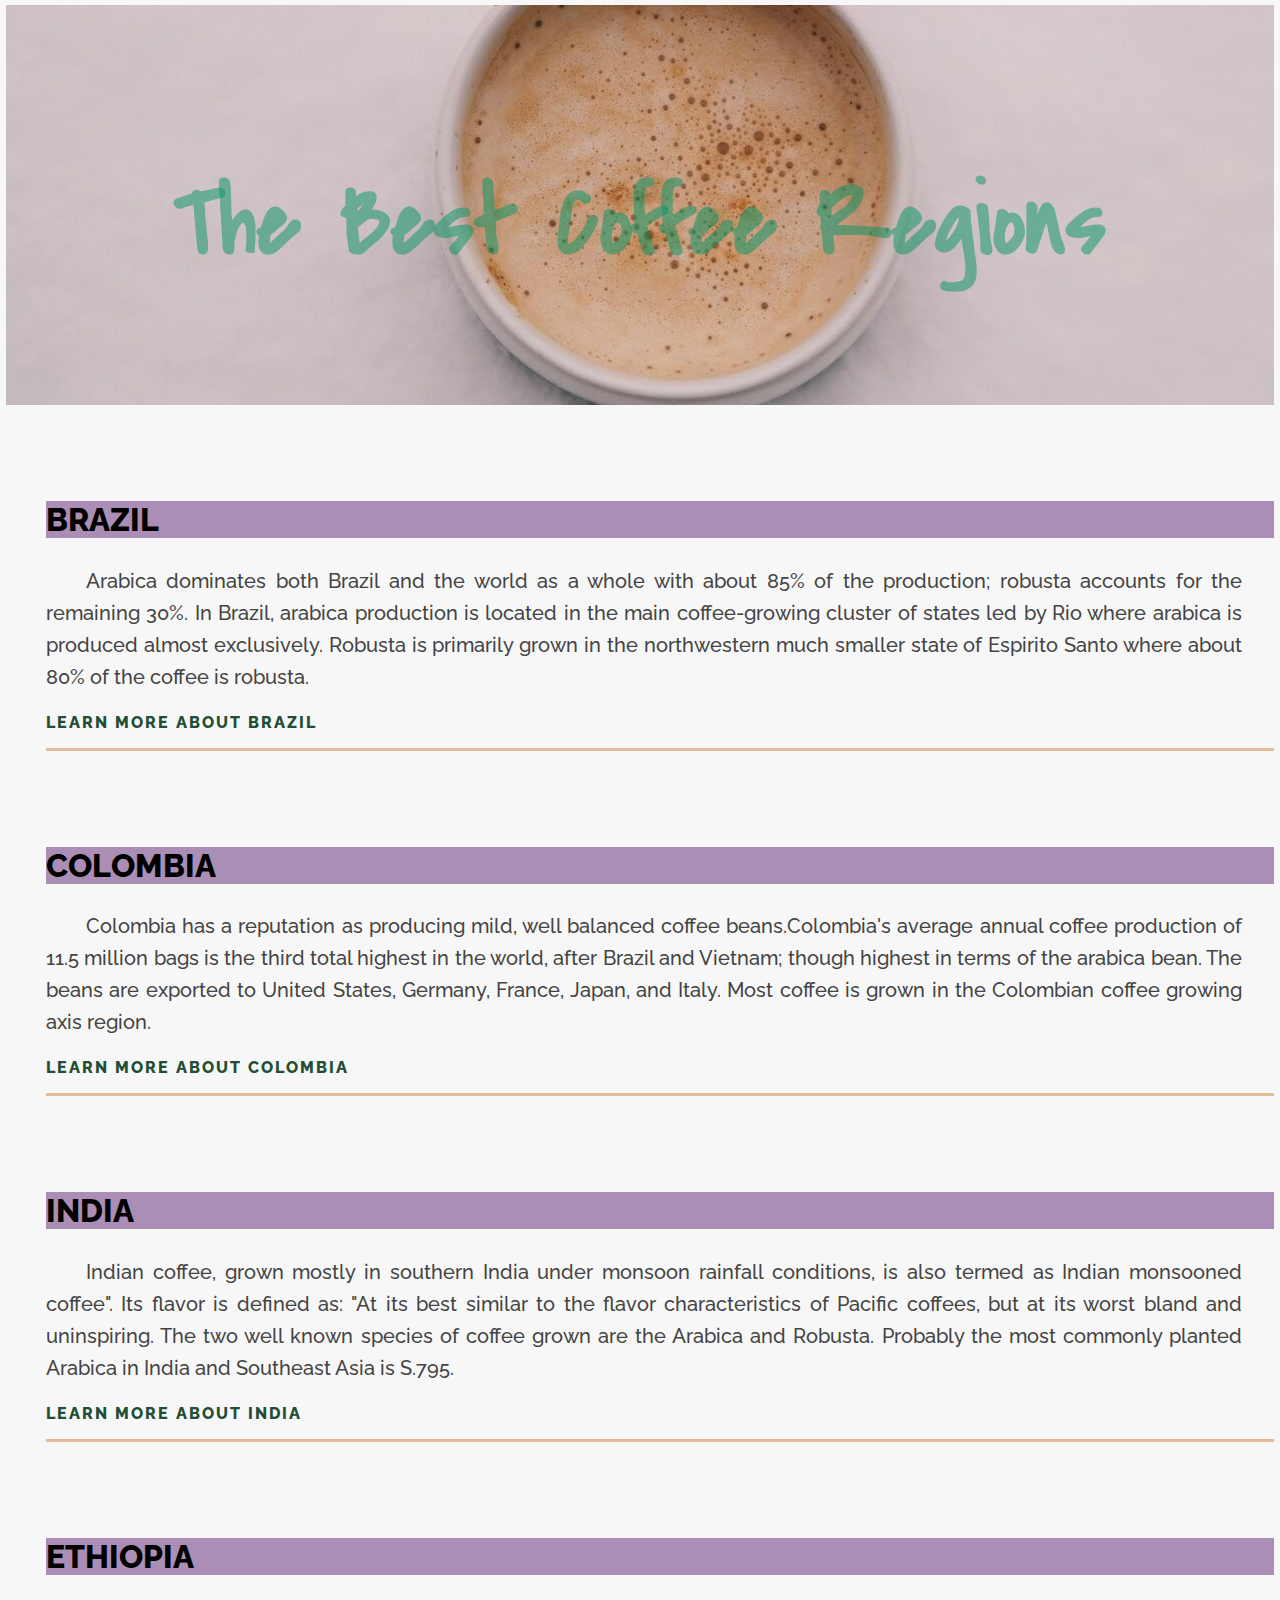
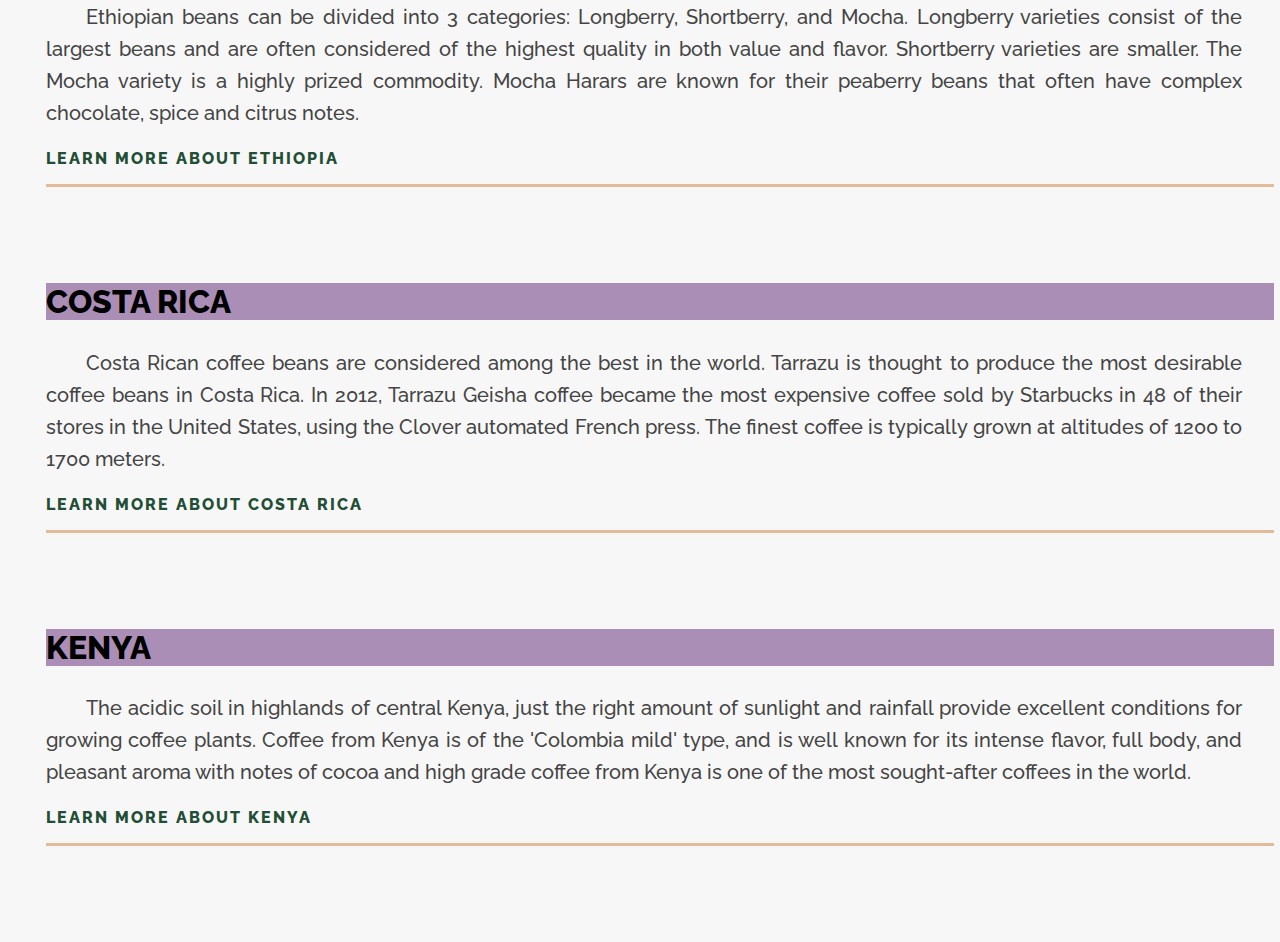
<file: index.html>
<!DOCTYPE html>
<html lang="en">
<head>
    <meta charset="UTF-8">
    <title>Coffee</title>
    <link href="https://fonts.googleapis.com/css?family=Covered+By+Your+Grace|Raleway:100,500,600,800&display=swap"
          rel="stylesheet">
    <link href="CSS/style.css" rel="stylesheet">
    <link href="Images/L9SK-pCw.png" rel="icon">
</head>
<body>
<div id="header">
    <h1>The Best Coffee Regions</h1>
</div>
<div id="main">
    <ul>
        <li>
            <h2>Brazil</h2>
            <p>Arabica dominates both Brazil and the world as a whole with about 85% of the production; robusta
                accounts for the remaining 30%. In Brazil, arabica production is located in the main coffee-growing
                cluster of states led by Rio where arabica is
                produced almost exclusively. Robusta is primarily grown in the northwestern much smaller state
                of Espirito Santo where about 80% of the coffee is robusta.</p>
            <a href="https://en.wikipedia.org/wiki/Brazil" target="_blank">Learn More about Brazil</a>
        </li>
        <li>
            <h2>Colombia</h2>
            <p>Colombia has a reputation as producing mild, well balanced coffee beans.Colombia's average
                annual coffee production of 11.5 million bags is the third total highest in the world, after Brazil and
                Vietnam; though highest in terms of the arabica
                bean. The beans are exported to United States, Germany, France, Japan, and Italy. Most coffee is
                grown in the Colombian coffee growing axis region.</p>
            <a href="https://en.wikipedia.org/wiki/Colombia" target="_blank">Learn More about Colombia</a>
        </li>
        <li>
            <h2>India</h2>
            <p>Indian coffee, grown mostly in southern India under monsoon rainfall conditions, is also termed as
                Indian monsooned coffee". Its flavor is defined as: "At its best similar to the flavor characteristics
                of
                Pacific coffees, but at its worst bland and uninspiring. The two well known species of coffee grown are
                the Arabica and Robusta. Probably the most commonly planted Arabica in India and Southeast Asia is
                S.795.</p>
            <a href="https://en.wikipedia.org/wiki/India" target="_blank">Learn More about India</a>
        </li>
        <li>
            <h2>Ethiopia</h2>
            <p>Ethiopian beans can be divided into 3 categories: Longberry, Shortberry, and Mocha. Longberry
                varieties consist of the largest beans and are often considered of the highest quality in both value and
                flavor. Shortberry varieties are smaller. The Mocha variety is a highly prized commodity. Mocha
                Harars are known for their peaberry beans that often have complex chocolate, spice and citrus notes.</p>
            <a href="https://en.wikipedia.org/wiki/Ethiopia" target="_blank">Learn More about Ethiopia</a>
        </li>
        <li>
            <h2>Costa Rica</h2>
            <p>Costa Rican coffee beans are considered among the best in the world. Tarrazu is thought to produce the
                most
                desirable coffee beans in Costa Rica. In 2012, Tarrazu Geisha coffee became the most expensive coffee
                sold
                by Starbucks in 48 of their stores in the United States, using the Clover automated French press. The
                finest
                coffee is typically grown at altitudes of 1200 to 1700 meters.</p>
            <a href="https://en.wikipedia.org/wiki/Costa_Rica" target="_blank">Learn More about Costa Rica</a>
        </li>
        <li>
            <h2>Kenya</h2>
            <p>The acidic soil in highlands of central Kenya, just the right amount of sunlight and rainfall provide
                excellent conditions for growing coffee plants. Coffee from Kenya is of the 'Colombia mild' type, and is
                well known for its intense flavor, full body, and pleasant aroma with notes of cocoa and high grade
                coffee
                from Kenya is one of the most sought-after coffees in the world.</p>
            <a href="https://en.wikipedia.org/wiki/Kenya" target="_blank">Learn More about Kenya</a>
        </li>
    </ul>
</div>

</body>
</html>
</file>
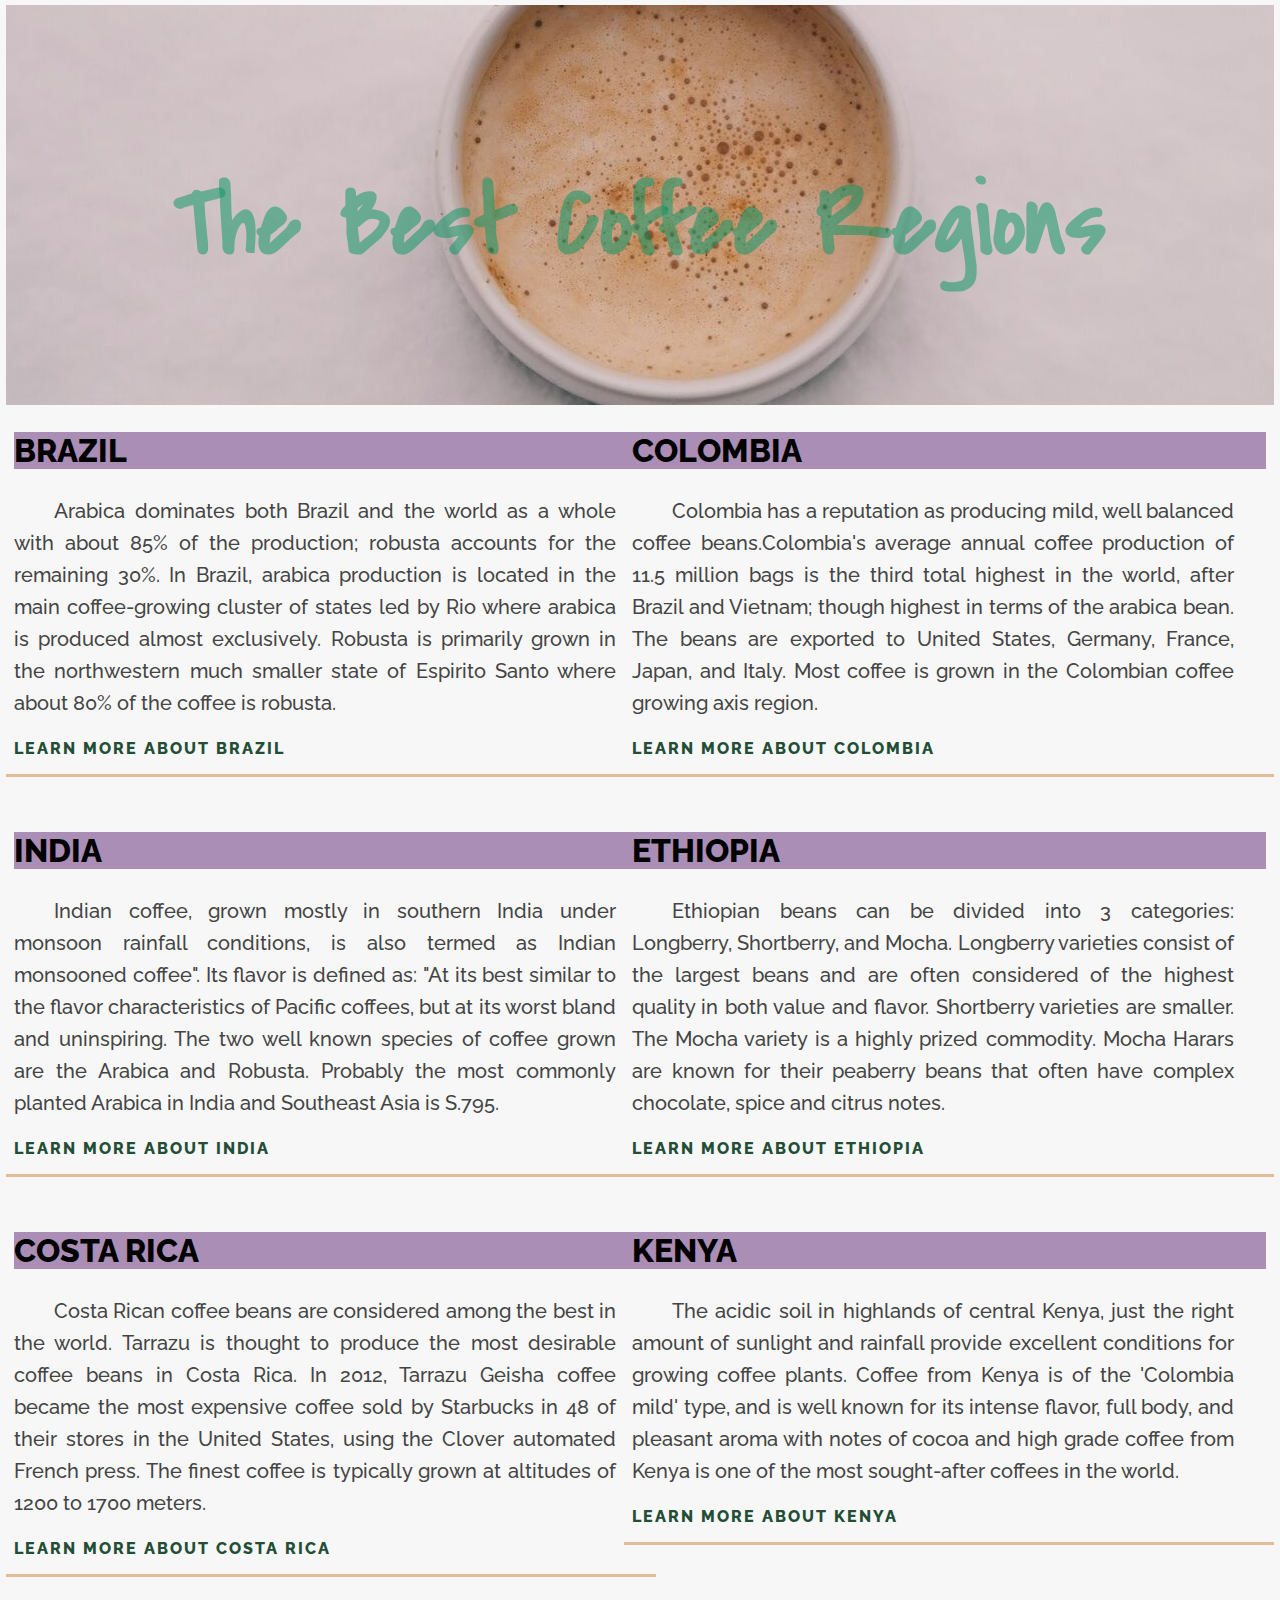
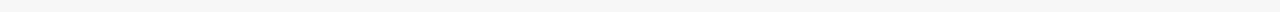
<file: indexPosition.html>
<!DOCTYPE html>
<html lang="en">
<head>
    <meta charset="UTF-8">
    <title>Coffee</title>
    <link href="https://fonts.googleapis.com/css?family=Covered+By+Your+Grace|Raleway:100,500,600,800&display=swap"
          rel="stylesheet">
    <link href="CSS/stylePosition.css" rel="stylesheet">
    <link href="Images/L9SK-pCw.png" rel="icon">
</head>
<body>
<div id="header">
    <h1>The Best Coffee Regions</h1>
</div>
<div id="main">
    <div class="tr">
        <div class="first">
            <h2>Brazil</h2>
            <p>Arabica dominates both Brazil and the world as a whole with about 85% of the production; robusta
                accounts for the remaining 30%. In Brazil, arabica production is located in the main coffee-growing
                cluster of states led by Rio where arabica is
                produced almost exclusively. Robusta is primarily grown in the northwestern much smaller state
                of Espirito Santo where about 80% of the coffee is robusta.</p>
            <a href="https://en.wikipedia.org/wiki/Brazil" target="_blank">Learn More about Brazil</a>
        </div>
        <div class="second">
            <h2>Colombia</h2>
            <p>Colombia has a reputation as producing mild, well balanced coffee beans.Colombia's average
                annual coffee production of 11.5 million bags is the third total highest in the world, after Brazil
                and
                Vietnam; though highest in terms of the arabica
                bean. The beans are exported to United States, Germany, France, Japan, and Italy. Most coffee is
                grown in the Colombian coffee growing axis region.</p>
            <a href="https://en.wikipedia.org/wiki/Colombia" target="_blank">Learn More about Colombia</a>
        </div>
    </div>
    <div class="tr">
        <div class="first">
            <h2>India</h2>
            <p>Indian coffee, grown mostly in southern India under monsoon rainfall conditions, is also termed as
                Indian monsooned coffee". Its flavor is defined as: "At its best similar to the flavor
                characteristics
                of
                Pacific coffees, but at its worst bland and uninspiring. The two well known species of coffee grown
                are
                the Arabica and Robusta. Probably the most commonly planted Arabica in India and Southeast Asia is
                S.795.</p>
            <a href="https://en.wikipedia.org/wiki/India" target="_blank">Learn More about India</a>
        </div>
        <div class="second">
            <h2>Ethiopia</h2>
            <p>Ethiopian beans can be divided into 3 categories: Longberry, Shortberry, and Mocha. Longberry
                varieties consist of the largest beans and are often considered of the highest quality in both value
                and
                flavor. Shortberry varieties are smaller. The Mocha variety is a highly prized commodity. Mocha
                Harars are known for their peaberry beans that often have complex chocolate, spice and citrus
                notes.</p>
            <a href="https://en.wikipedia.org/wiki/Ethiopia" target="_blank">Learn More about Ethiopia</a>
        </div>
    </div>
    <div class="tr">
        <div class="first">
            <h2>Costa Rica</h2>
            <p>Costa Rican coffee beans are considered among the best in the world. Tarrazu is thought to produce
                the
                most
                desirable coffee beans in Costa Rica. In 2012, Tarrazu Geisha coffee became the most expensive
                coffee
                sold
                by Starbucks in 48 of their stores in the United States, using the Clover automated French press.
                The
                finest
                coffee is typically grown at altitudes of 1200 to 1700 meters.</p>
            <a href="https://en.wikipedia.org/wiki/Costa_Rica" target="_blank">Learn More about Costa Rica</a>
        </div>
        <div class="second">
            <h2>Kenya</h2>
            <p>The acidic soil in highlands of central Kenya, just the right amount of sunlight and rainfall provide
                excellent conditions for growing coffee plants. Coffee from Kenya is of the 'Colombia mild' type,
                and is
                well known for its intense flavor, full body, and pleasant aroma with notes of cocoa and high grade
                coffee
                from Kenya is one of the most sought-after coffees in the world.</p>
            <a href="https://en.wikipedia.org/wiki/Kenya" target="_blank">Learn More about Kenya</a>
        </div>
    </div>
</div>
</body>
</html>
</file>
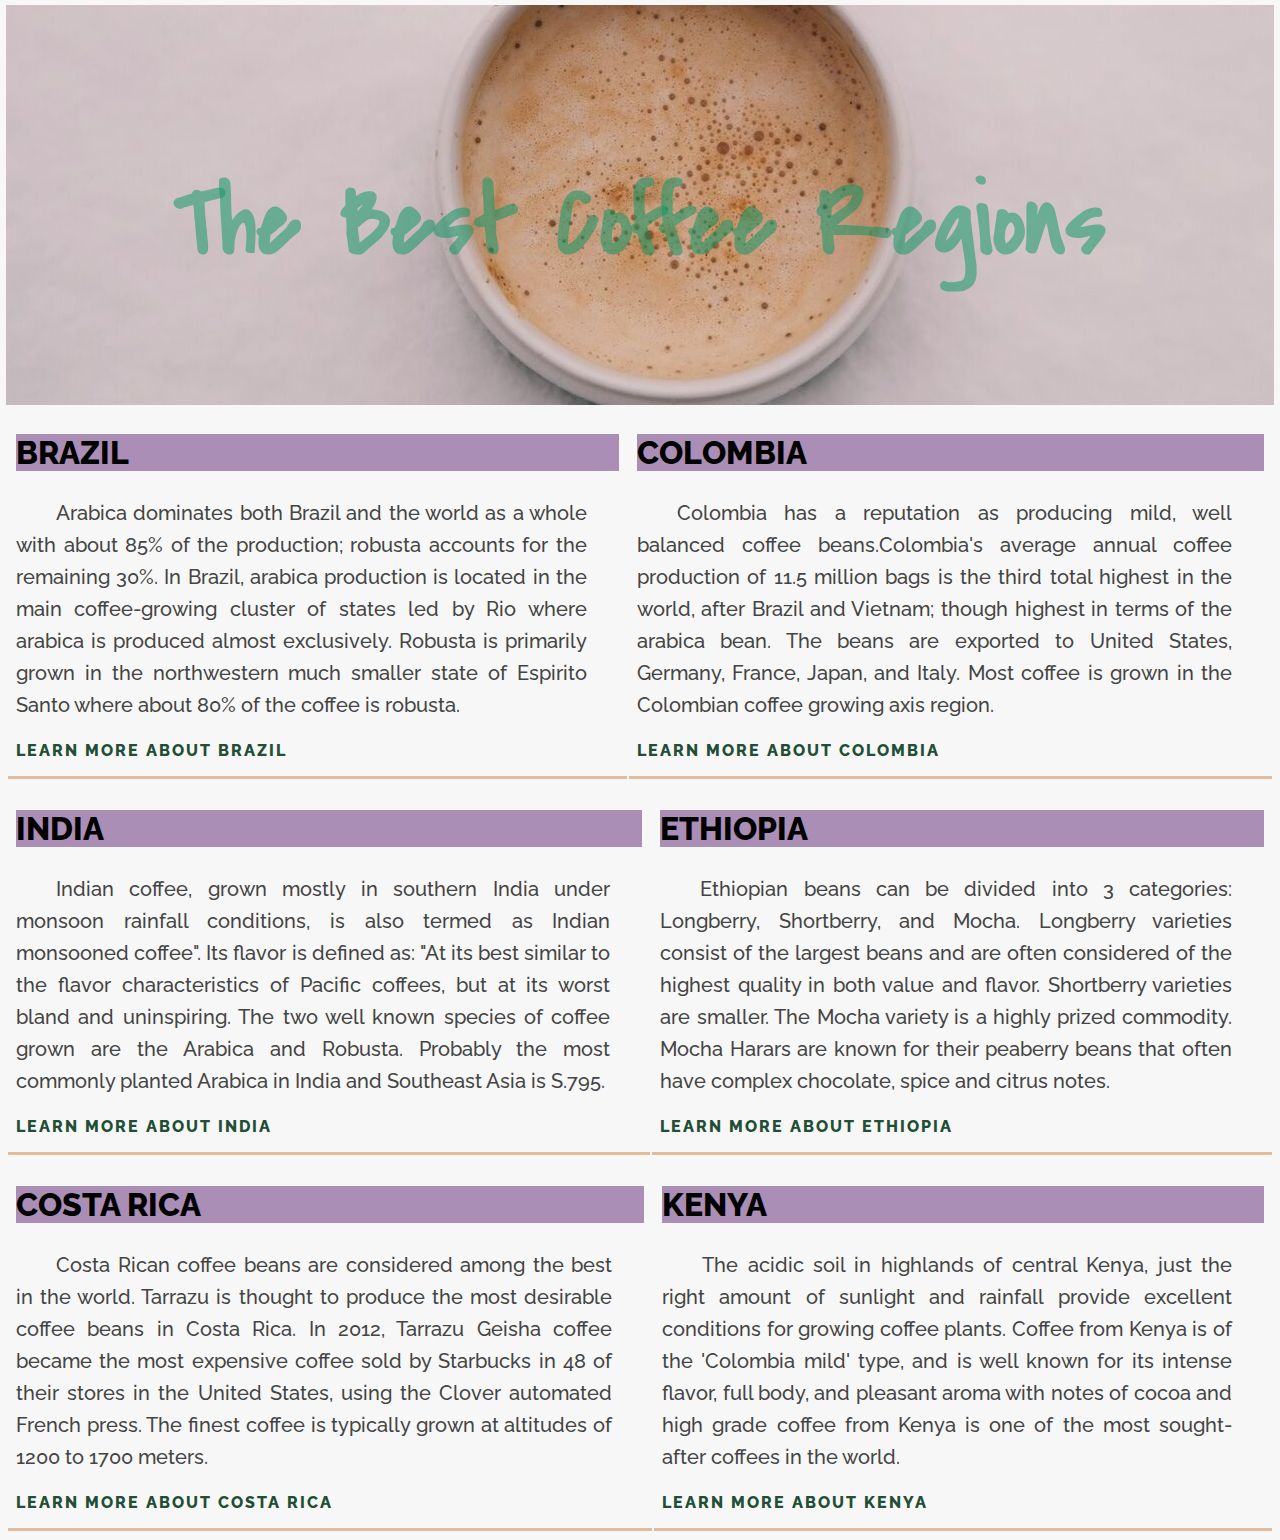
<file: indexTable.html>
<!DOCTYPE html>
<html lang="en">
<head>
    <meta charset="UTF-8">
    <title>Coffee</title>
    <link href="https://fonts.googleapis.com/css?family=Covered+By+Your+Grace|Raleway:100,500,600,800&display=swap"
          rel="stylesheet">
    <link href="CSS/styleTable.css" rel="stylesheet">
    <link href="Images/L9SK-pCw.png" rel="icon">
</head>
<body>
<div id="header">
    <h1>The Best Coffee Regions</h1>
</div>
<div id="main">
    <table>
        <tr>
            <td>
                <h2>Brazil</h2>
                <p>Arabica dominates both Brazil and the world as a whole with about 85% of the production; robusta
                    accounts for the remaining 30%. In Brazil, arabica production is located in the main coffee-growing
                    cluster of states led by Rio where arabica is
                    produced almost exclusively. Robusta is primarily grown in the northwestern much smaller state
                    of Espirito Santo where about 80% of the coffee is robusta.</p>
                <a href="https://en.wikipedia.org/wiki/Brazil" target="_blank">Learn More about Brazil</a>
            </td>
            <td>
                <h2>Colombia</h2>
                <p>Colombia has a reputation as producing mild, well balanced coffee beans.Colombia's average
                    annual coffee production of 11.5 million bags is the third total highest in the world, after Brazil
                    and
                    Vietnam; though highest in terms of the arabica
                    bean. The beans are exported to United States, Germany, France, Japan, and Italy. Most coffee is
                    grown in the Colombian coffee growing axis region.</p>
                <a href="https://en.wikipedia.org/wiki/Colombia" target="_blank">Learn More about Colombia</a>
            </td>
    </table>
    <table>
        <td>
            <h2>India</h2>
            <p>Indian coffee, grown mostly in southern India under monsoon rainfall conditions, is also termed as
                Indian monsooned coffee". Its flavor is defined as: "At its best similar to the flavor
                characteristics
                of
                Pacific coffees, but at its worst bland and uninspiring. The two well known species of coffee grown
                are
                the Arabica and Robusta. Probably the most commonly planted Arabica in India and Southeast Asia is
                S.795.</p>
            <a href="https://en.wikipedia.org/wiki/India" target="_blank">Learn More about India</a>
        </td>
        <td>
            <h2>Ethiopia</h2>
            <p>Ethiopian beans can be divided into 3 categories: Longberry, Shortberry, and Mocha. Longberry
                varieties consist of the largest beans and are often considered of the highest quality in both value
                and
                flavor. Shortberry varieties are smaller. The Mocha variety is a highly prized commodity. Mocha
                Harars are known for their peaberry beans that often have complex chocolate, spice and citrus
                notes.</p>
            <a href="https://en.wikipedia.org/wiki/Ethiopia" target="_blank">Learn More about Ethiopia</a>
        </td>
    </table>
    <table>
        <td>
            <h2>Costa Rica</h2>
            <p>Costa Rican coffee beans are considered among the best in the world. Tarrazu is thought to produce
                the
                most
                desirable coffee beans in Costa Rica. In 2012, Tarrazu Geisha coffee became the most expensive
                coffee
                sold
                by Starbucks in 48 of their stores in the United States, using the Clover automated French press.
                The
                finest
                coffee is typically grown at altitudes of 1200 to 1700 meters.</p>
            <a href="https://en.wikipedia.org/wiki/Costa_Rica" target="_blank">Learn More about Costa Rica</a>
        </td>
        <td>
            <h2>Kenya</h2>
            <p>The acidic soil in highlands of central Kenya, just the right amount of sunlight and rainfall provide
                excellent conditions for growing coffee plants. Coffee from Kenya is of the 'Colombia mild' type,
                and is
                well known for its intense flavor, full body, and pleasant aroma with notes of cocoa and high grade
                coffee
                from Kenya is one of the most sought-after coffees in the world.</p>
            <a href="https://en.wikipedia.org/wiki/Kenya" target="_blank">Learn More about Kenya</a>
        </td>
        </tr>
        </tr>
    </table>
</div>

</body>
</html>
</file>
<file: CSS/style.css>
body {
    margin: 5px 6px 7px;
    background-color: #f7f7f7;
}

/*    font-family: 'Covered By Your Grace', cursive;
    font-family: 'Raleway', sans-serif;*/

#header {
    height: 25em;
    background-image: url("../Images/Bu-PZLnQ.jpeg");
    background-position: center;
}

#header > h1 { /*Только к тем кто дети*/ /*Если просто пробел #header h1 - то ко всем h1*/
    font-size: 6.25em;
    margin: 0;
    text-align: center;
    padding-top: 1.5em;
    font-family: 'Covered By Your Grace', cursive;
    color: rgba(3, 150, 100, 0.5);
}

#main > ul {
    margin: 0;
}

#main li {
    list-style: none;
    margin: 6em 0;
    border-bottom: 3px solid #e4bb97;
    padding-bottom: 1em;
}

#main li h2 {
    font-family: 'Raleway', sans-serif;
    font-weight: 800;
    font-size: 2em;
    background-color: #aa8eb5;
    text-transform: uppercase;
}

#main li p {
    font-family: 'Raleway', sans-serif;
    color: #444; /*= 444444 (444_444)*/
    font-size: 1.25em;
    font-weight: 500;
    text-align: justify; /*выравнивание текста по двум сторон*/
    text-indent: 2em; /*Красная строка или абзац*/
    line-height: 1.6;
    padding-right: 1.6em;
}

#main li a:link{
    color: #214e34;
    font-family: 'Raleway', sans-serif;
    font-weight: 800;
    text-transform: uppercase;
    letter-spacing: 2px;
    text-decoration: none;
}

#main li a:visited{
    color: violet; /*По дефолту*/
}

#main li a:hover{
    color: red; /*При наведении*/
}

#main li a:active{
    color: green; /*При нажатии*/
}
</file>
<file: CSS/stylePosition.css>
body {
    margin: 5px 6px 7px;
    background-color: #f7f7f7;
}

/*    font-family: 'Covered By Your Grace', cursive;
    font-family: 'Raleway', sans-serif;*/

#header {
    height: 25em;
    background-image: url("../Images/Bu-PZLnQ.jpeg");
    background-position: center;
}

#header > h1 { /*Только к тем кто дети*/ /*Если просто пробел #header h1 - то ко всем h1*/
    font-size: 6.25em;
    margin: 0;
    text-align: center;
    padding-top: 1.5em;
    font-family: 'Covered By Your Grace', cursive;
    color: rgba(3, 150, 100, 0.5);
}

.tr > div {
    border-bottom: 3px solid #e4bb97;
    padding: 0 0.5em 1em;
    width: 50%;
    /*    padding-bottom: 1em;
        padding-left: 0.5em;
        padding-right: 0.5em;*/
}

.tr > div h2 {
    font-family: 'Raleway', sans-serif;
    font-weight: 800;
    font-size: 2em;
    background-color: #aa8eb5;
    text-transform: uppercase;
}

.tr > div p {
    font-family: 'Raleway', sans-serif;
    color: #444; /*= 444444 (444_444)*/
    font-size: 1.25em;
    font-weight: 500;
    text-align: justify; /*выравнивание текста по двум сторон*/
    text-indent: 2em; /*Красная строка или абзац*/
    line-height: 1.6;
    padding-right: 1.6em;
}

.tr > div a:link{
    color: #214e34;
    font-family: 'Raleway', sans-serif;
    font-weight: 800;
    text-transform: uppercase;
    letter-spacing: 2px;
    text-decoration: none;
}

.tr > div a:visited{
    color: violet; /*По дефолту*/
}

.tr > div a:hover{
    color: red; /*При наведении*/
}

.tr > div a:active{
    color: green; /*При нажатии*/
}

.tr{
    position: relative;
    height: 400px;
    overflow-y: auto;
}

.first, .second{
    position: absolute;
    top: 0;
}

.first{
    left: 0;
}

.second{
    right: 0;
}
</file>
<file: CSS/styleTable.css>
body {
    margin: 5px 6px 7px;
    background-color: #f7f7f7;
}

/*    font-family: 'Covered By Your Grace', cursive;
    font-family: 'Raleway', sans-serif;*/

#header {
    height: 25em;
    background-image: url("../Images/Bu-PZLnQ.jpeg");
    background-position: center;
}

#header > h1 { /*Только к тем кто дети*/ /*Если просто пробел #header h1 - то ко всем h1*/
    font-size: 6.25em;
    margin: 0;
    text-align: center;
    padding-top: 1.5em;
    font-family: 'Covered By Your Grace', cursive;
    color: rgba(3, 150, 100, 0.5);
}

#main > table {
    margin: 0;
}

#main td {
    list-style: none;
    margin: 3em 0;
    border-bottom: 3px solid #e4bb97;
    padding: 0 0.5em 1em;
/*    padding-bottom: 1em;
    padding-left: 0.5em;
    padding-right: 0.5em;*/
}

#main td h2 {
    font-family: 'Raleway', sans-serif;
    font-weight: 800;
    font-size: 2em;
    background-color: #aa8eb5;
    text-transform: uppercase;
}

#main td p {
    font-family: 'Raleway', sans-serif;
    color: #444; /*= 444444 (444_444)*/
    font-size: 1.25em;
    font-weight: 500;
    text-align: justify; /*выравнивание текста по двум сторон*/
    text-indent: 2em; /*Красная строка или абзац*/
    line-height: 1.6;
    padding-right: 1.6em;
}

#main td a:link{
    color: #214e34;
    font-family: 'Raleway', sans-serif;
    font-weight: 800;
    text-transform: uppercase;
    letter-spacing: 2px;
    text-decoration: none;
}

#main td a:visited{
    color: violet; /*По дефолту*/
}

#main td a:hover{
    color: red; /*При наведении*/
}

#main td a:active{
    color: green; /*При нажатии*/
}
</file>
